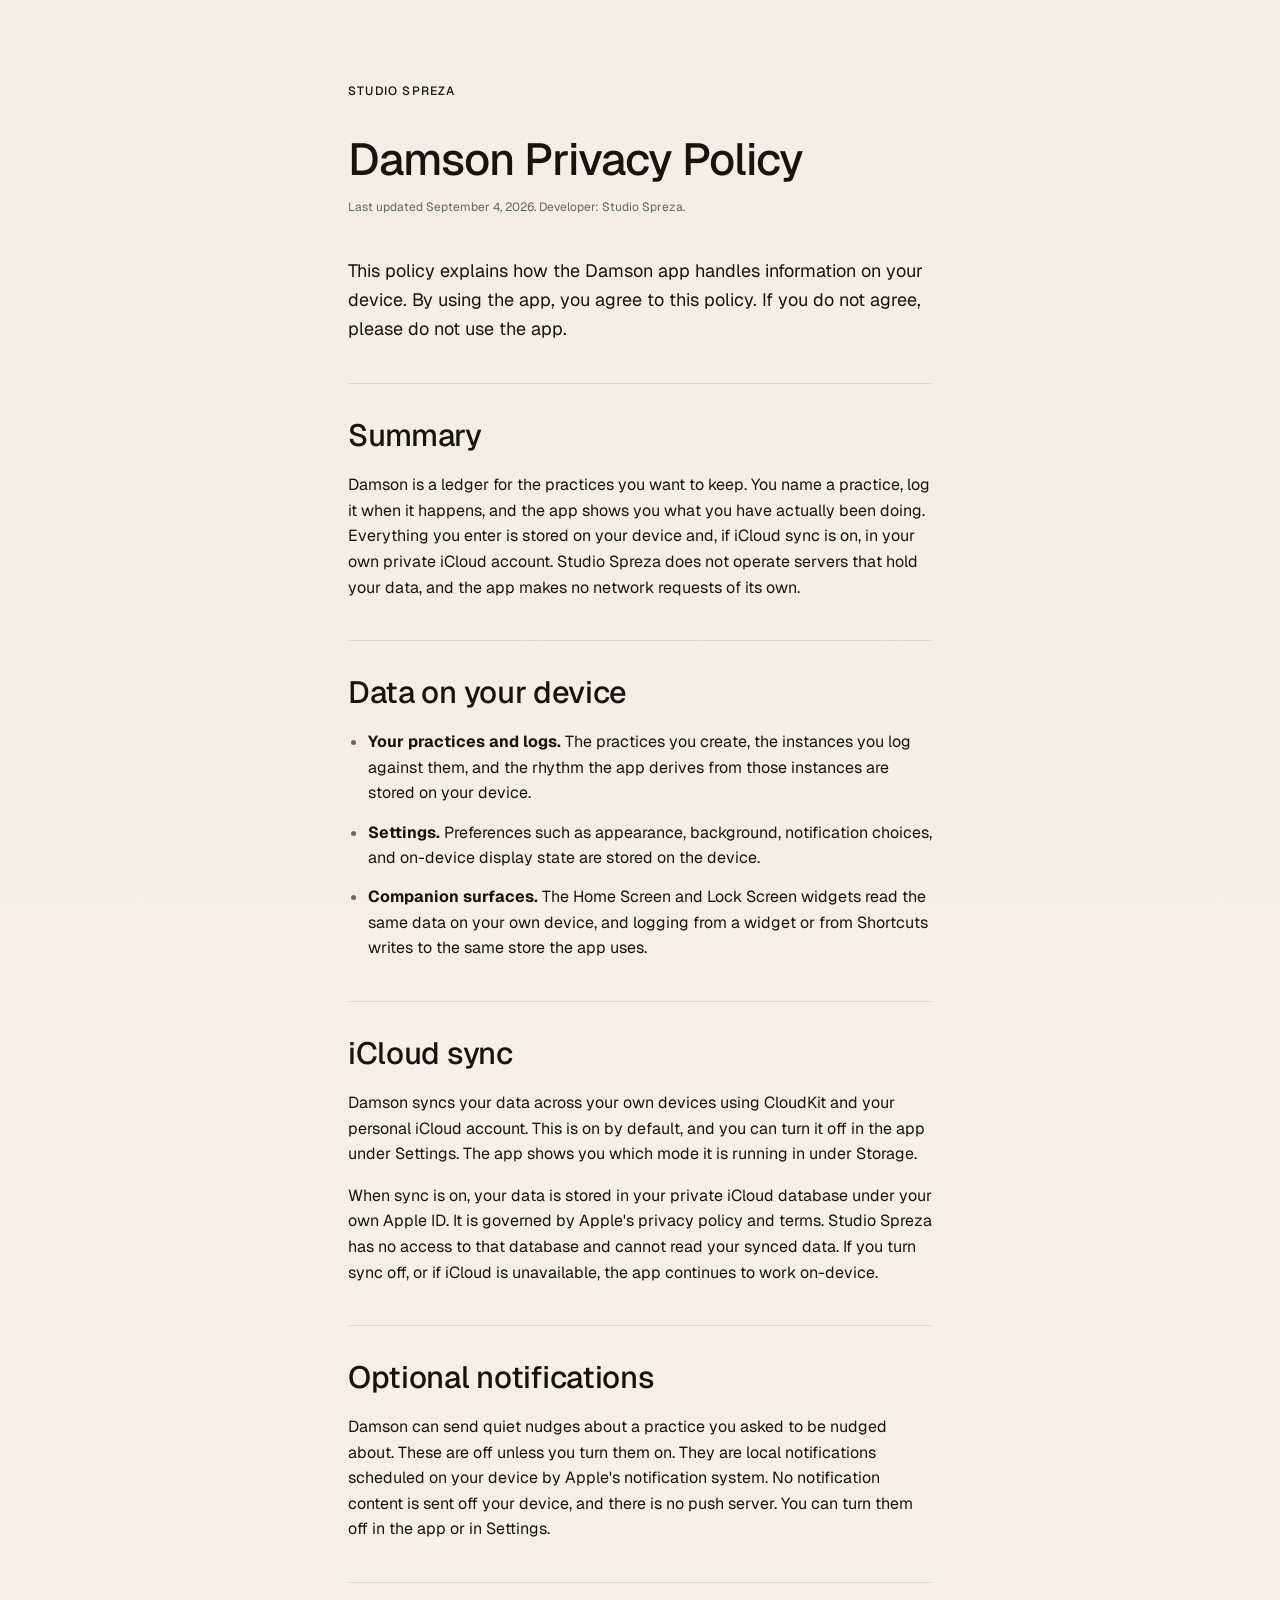
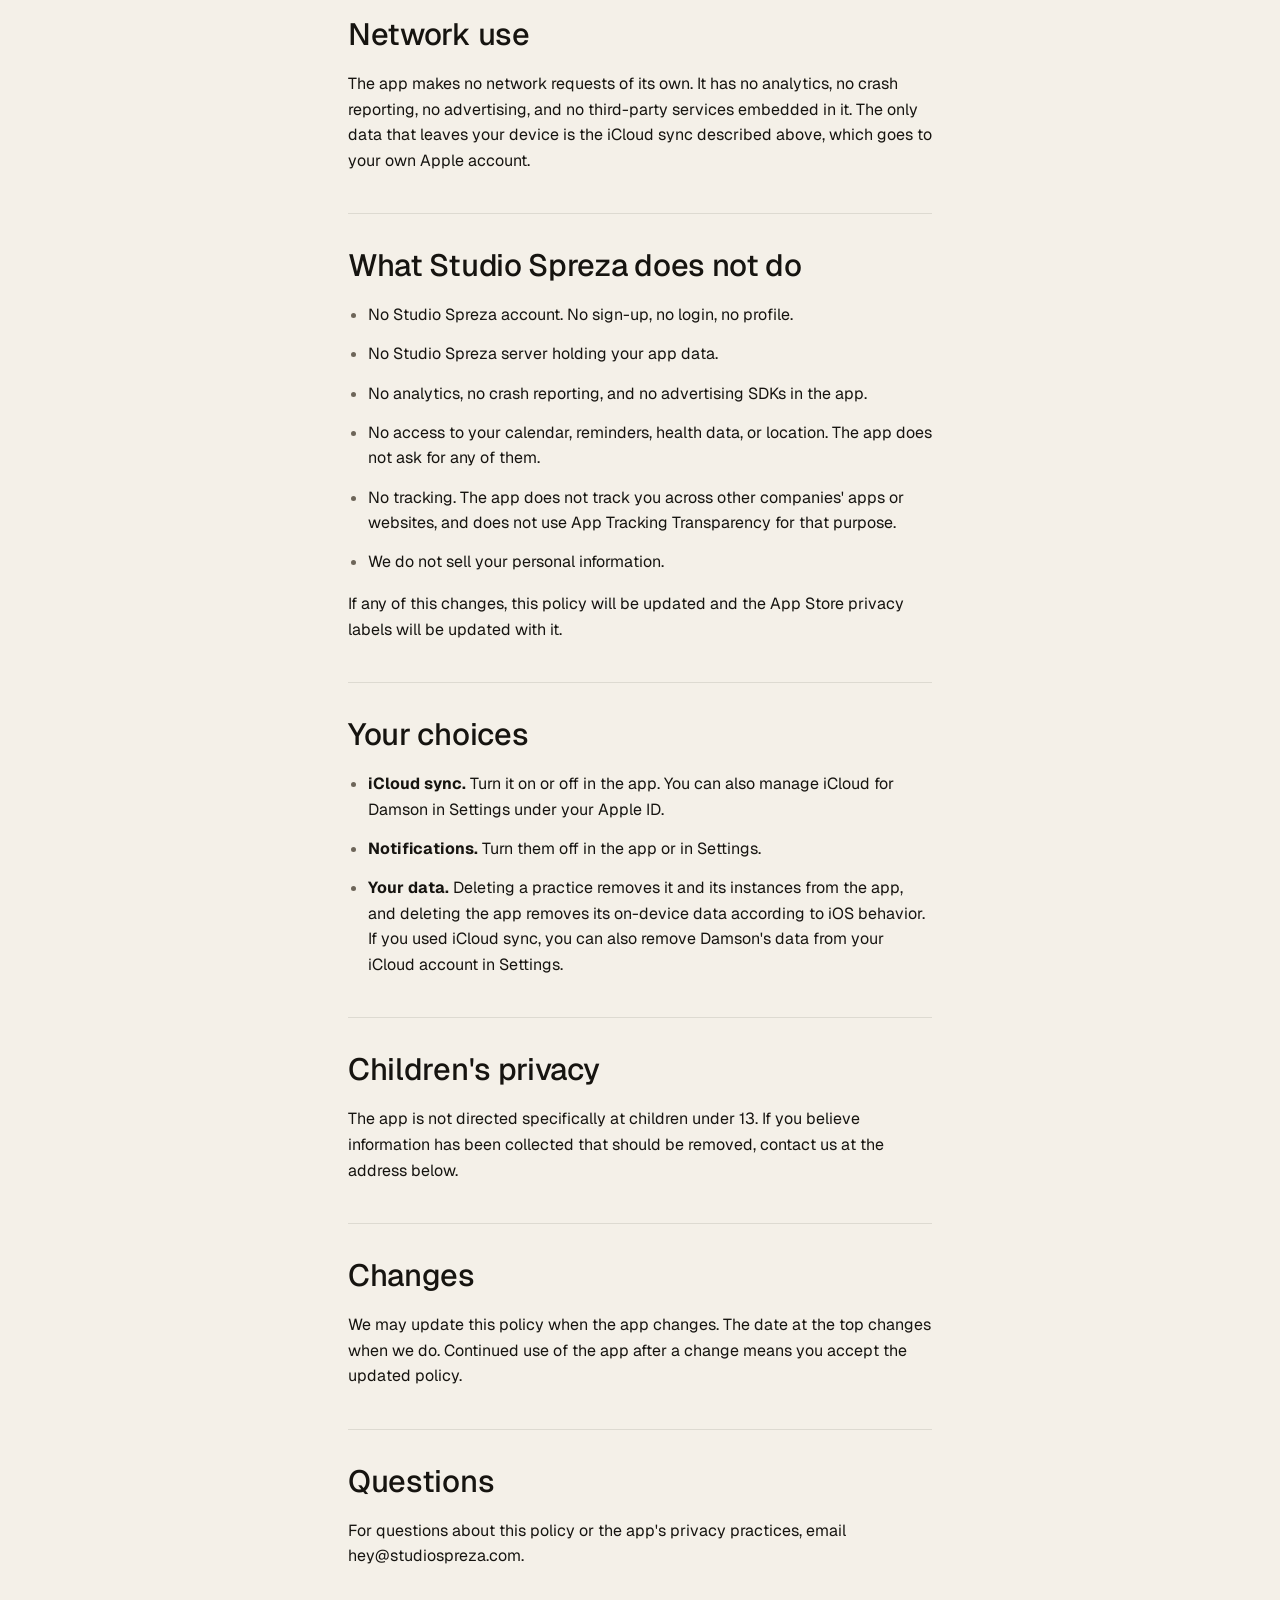
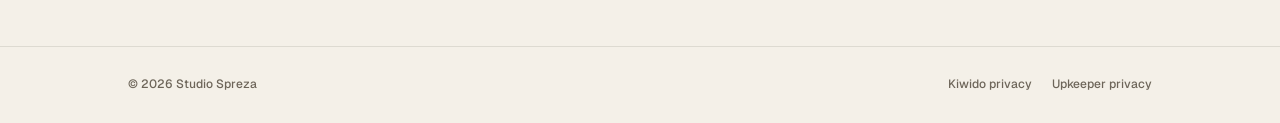
<file: privacy/damson/index.html>
<!DOCTYPE html>
<html lang="en">
  <head>
    <meta charset="utf-8" />
    <meta name="viewport" content="width=device-width, initial-scale=1" />
    <meta name="description" content="How the Damson app handles information on your device." />
    <meta name="theme-color" content="#f4f0e8" />
    <link rel="canonical" href="https://www.studiospreza.com/privacy/damson/" />
    <meta property="og:title" content="Damson Privacy Policy — Studio Spreza" />
    <meta property="og:description" content="How the Damson app handles information on your device." />
    <meta property="og:type" content="article" />
    <meta property="og:url" content="https://www.studiospreza.com/privacy/damson/" />
    <meta name="twitter:card" content="summary" />
    <meta name="twitter:title" content="Damson Privacy Policy — Studio Spreza" />
    <meta name="twitter:description" content="How the Damson app handles information on your device." />
    <title>Damson Privacy Policy — Studio Spreza</title>
    <link rel="icon" href="/favicon.png" type="image/png" />
    <link rel="preconnect" href="https://fonts.googleapis.com" />
    <link rel="preconnect" href="https://fonts.gstatic.com" crossorigin />
    <link
      href="https://fonts.googleapis.com/css2?family=Geist:ital,wght@0,300..700;1,300..700&display=swap"
      rel="stylesheet"
    />
    <link rel="stylesheet" href="/styles.css" />
  </head>
  <body>
    <div class="grain" aria-hidden="true"></div>

    <main id="main">
      <article class="wrap legal">
        <a class="legal-back" href="/">Studio Spreza</a>

        <h1 class="legal-title">Damson Privacy Policy</h1>
        <p class="legal-meta">Last updated September 4, 2026. Developer: Studio Spreza.</p>

        <p class="legal-lede">
          This policy explains how the Damson app handles information on your device. By using the
          app, you agree to this policy. If you do not agree, please do not use the app.
        </p>

        <h2>Summary</h2>
        <p>
          Damson is a ledger for the practices you want to keep. You name a practice, log it when it
          happens, and the app shows you what you have actually been doing. Everything you enter is
          stored on your device and, if iCloud sync is on, in your own private iCloud account.
          Studio Spreza does not operate servers that hold your data, and the app makes no network
          requests of its own.
        </p>

        <h2>Data on your device</h2>
        <ul>
          <li>
            <strong>Your practices and logs.</strong> The practices you create, the instances you
            log against them, and the rhythm the app derives from those instances are stored on your
            device.
          </li>
          <li>
            <strong>Settings.</strong> Preferences such as appearance, background, notification
            choices, and on-device display state are stored on the device.
          </li>
          <li>
            <strong>Companion surfaces.</strong> The Home Screen and Lock Screen widgets read the
            same data on your own device, and logging from a widget or from Shortcuts writes to the
            same store the app uses.
          </li>
        </ul>

        <h2>iCloud sync</h2>
        <p>
          Damson syncs your data across your own devices using CloudKit and your personal iCloud
          account. This is on by default, and you can turn it off in the app under Settings. The
          app shows you which mode it is running in under Storage.
        </p>
        <p>
          When sync is on, your data is stored in your private iCloud database under your own Apple
          ID. It is governed by Apple's privacy policy and terms. Studio Spreza has no access to
          that database and cannot read your synced data. If you turn sync off, or if iCloud is
          unavailable, the app continues to work on-device.
        </p>

        <h2>Optional notifications</h2>
        <p>
          Damson can send quiet nudges about a practice you asked to be nudged about. These are off
          unless you turn them on. They are local notifications scheduled on your device by Apple's
          notification system. No notification content is sent off your device, and there is no push
          server. You can turn them off in the app or in Settings.
        </p>

        <h2>Network use</h2>
        <p>
          The app makes no network requests of its own. It has no analytics, no crash reporting, no
          advertising, and no third-party services embedded in it. The only data that leaves your
          device is the iCloud sync described above, which goes to your own Apple account.
        </p>

        <h2>What Studio Spreza does not do</h2>
        <ul>
          <li>No Studio Spreza account. No sign-up, no login, no profile.</li>
          <li>No Studio Spreza server holding your app data.</li>
          <li>No analytics, no crash reporting, and no advertising SDKs in the app.</li>
          <li>
            No access to your calendar, reminders, health data, or location. The app does not ask
            for any of them.
          </li>
          <li>
            No tracking. The app does not track you across other companies' apps or websites, and
            does not use App Tracking Transparency for that purpose.
          </li>
          <li>We do not sell your personal information.</li>
        </ul>
        <p>
          If any of this changes, this policy will be updated and the App Store privacy labels will
          be updated with it.
        </p>

        <h2>Your choices</h2>
        <ul>
          <li>
            <strong>iCloud sync.</strong> Turn it on or off in the app. You can also manage iCloud
            for Damson in Settings under your Apple ID.
          </li>
          <li><strong>Notifications.</strong> Turn them off in the app or in Settings.</li>
          <li>
            <strong>Your data.</strong> Deleting a practice removes it and its instances from the
            app, and deleting the app removes its on-device data according to iOS behavior. If you
            used iCloud sync, you can also remove Damson's data from your iCloud account in
            Settings.
          </li>
        </ul>

        <h2>Children's privacy</h2>
        <p>
          The app is not directed specifically at children under 13. If you believe information has
          been collected that should be removed, contact us at the address below.
        </p>

        <h2>Changes</h2>
        <p>
          We may update this policy when the app changes. The date at the top changes when we do.
          Continued use of the app after a change means you accept the updated policy.
        </p>

        <h2>Questions</h2>
        <p>
          For questions about this policy or the app's privacy practices, email
          <a href="mailto:hey@studiospreza.com">hey@studiospreza.com</a>.
        </p>
      </article>
    </main>

    <footer class="site-footer">
      <div class="wrap footer-inner">
        <span class="footer-brand">© 2026 Studio Spreza</span>
        <nav class="footer-links" aria-label="Legal">
          <a href="/privacy/kiwido/">Kiwido privacy</a>
          <a href="/privacy/upkeeper/">Upkeeper privacy</a>
        </nav>
      </div>
    </footer>
  </body>
</html>
</file>
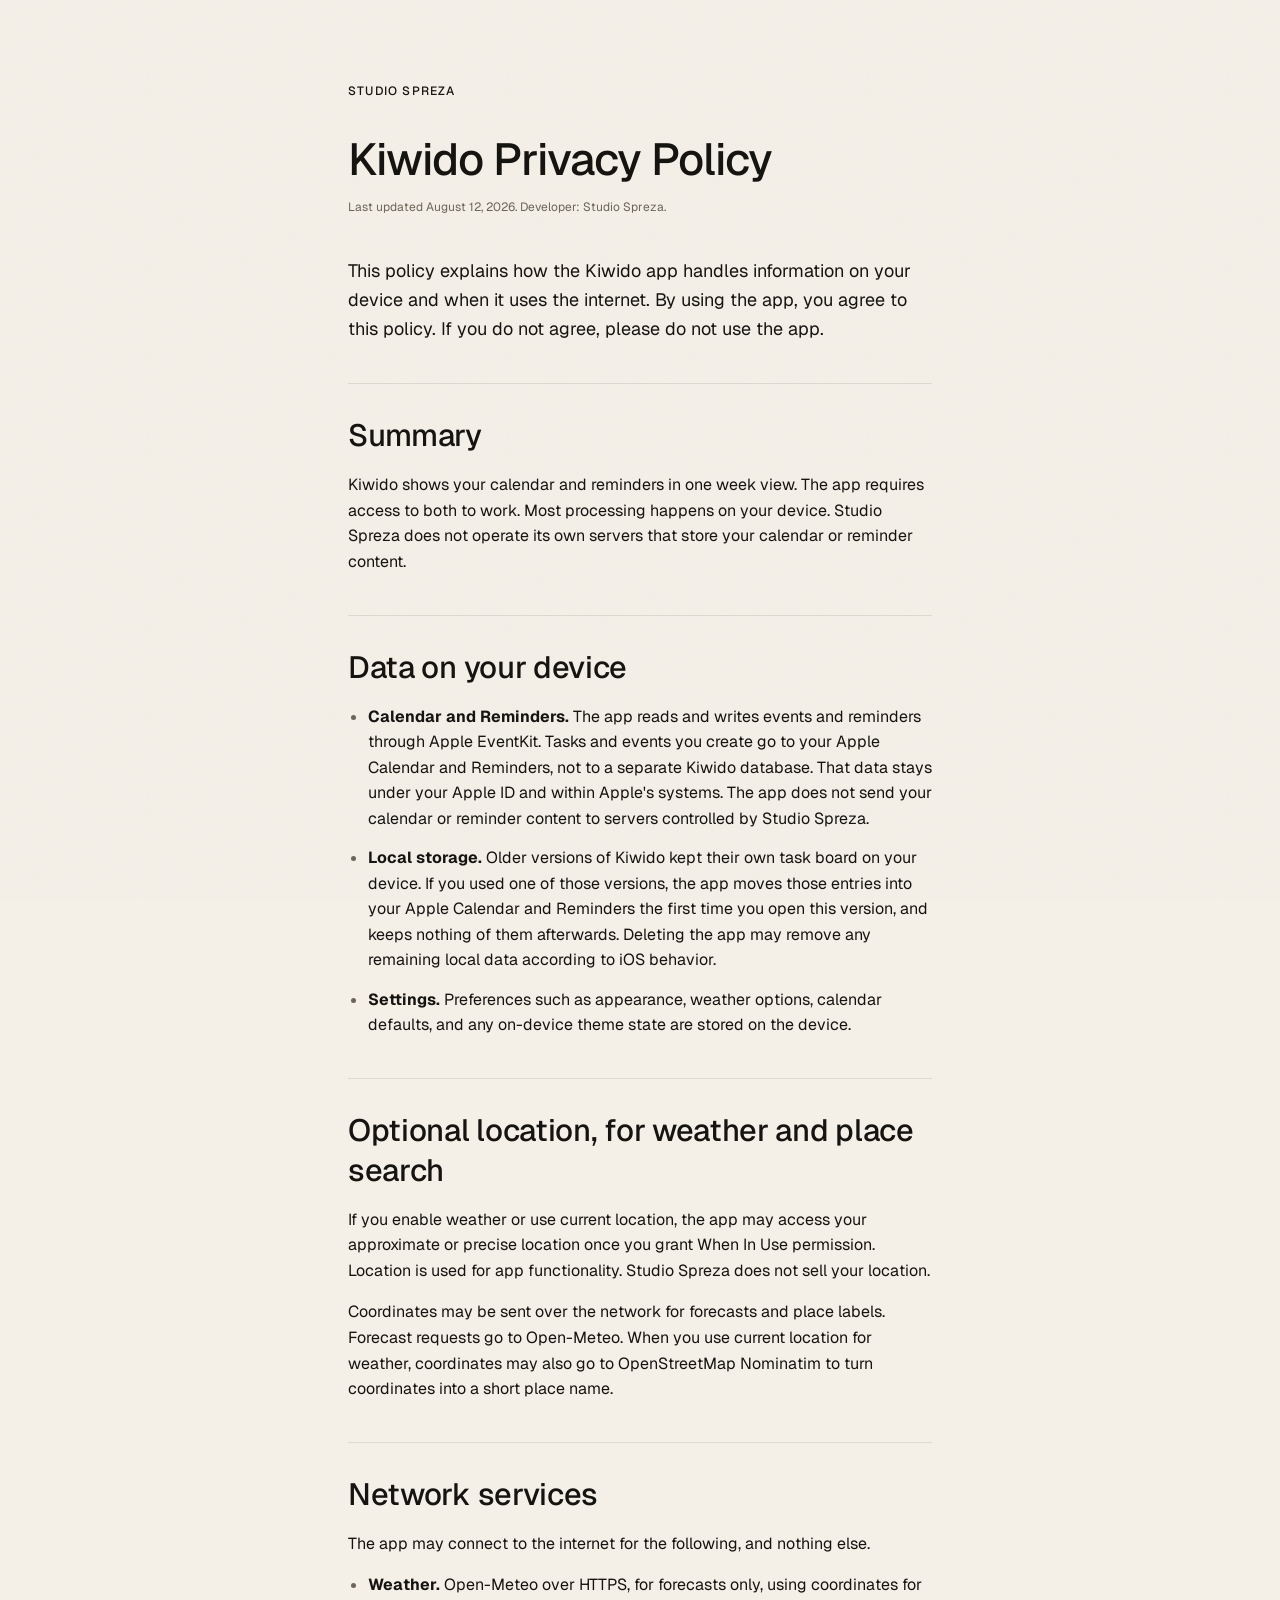
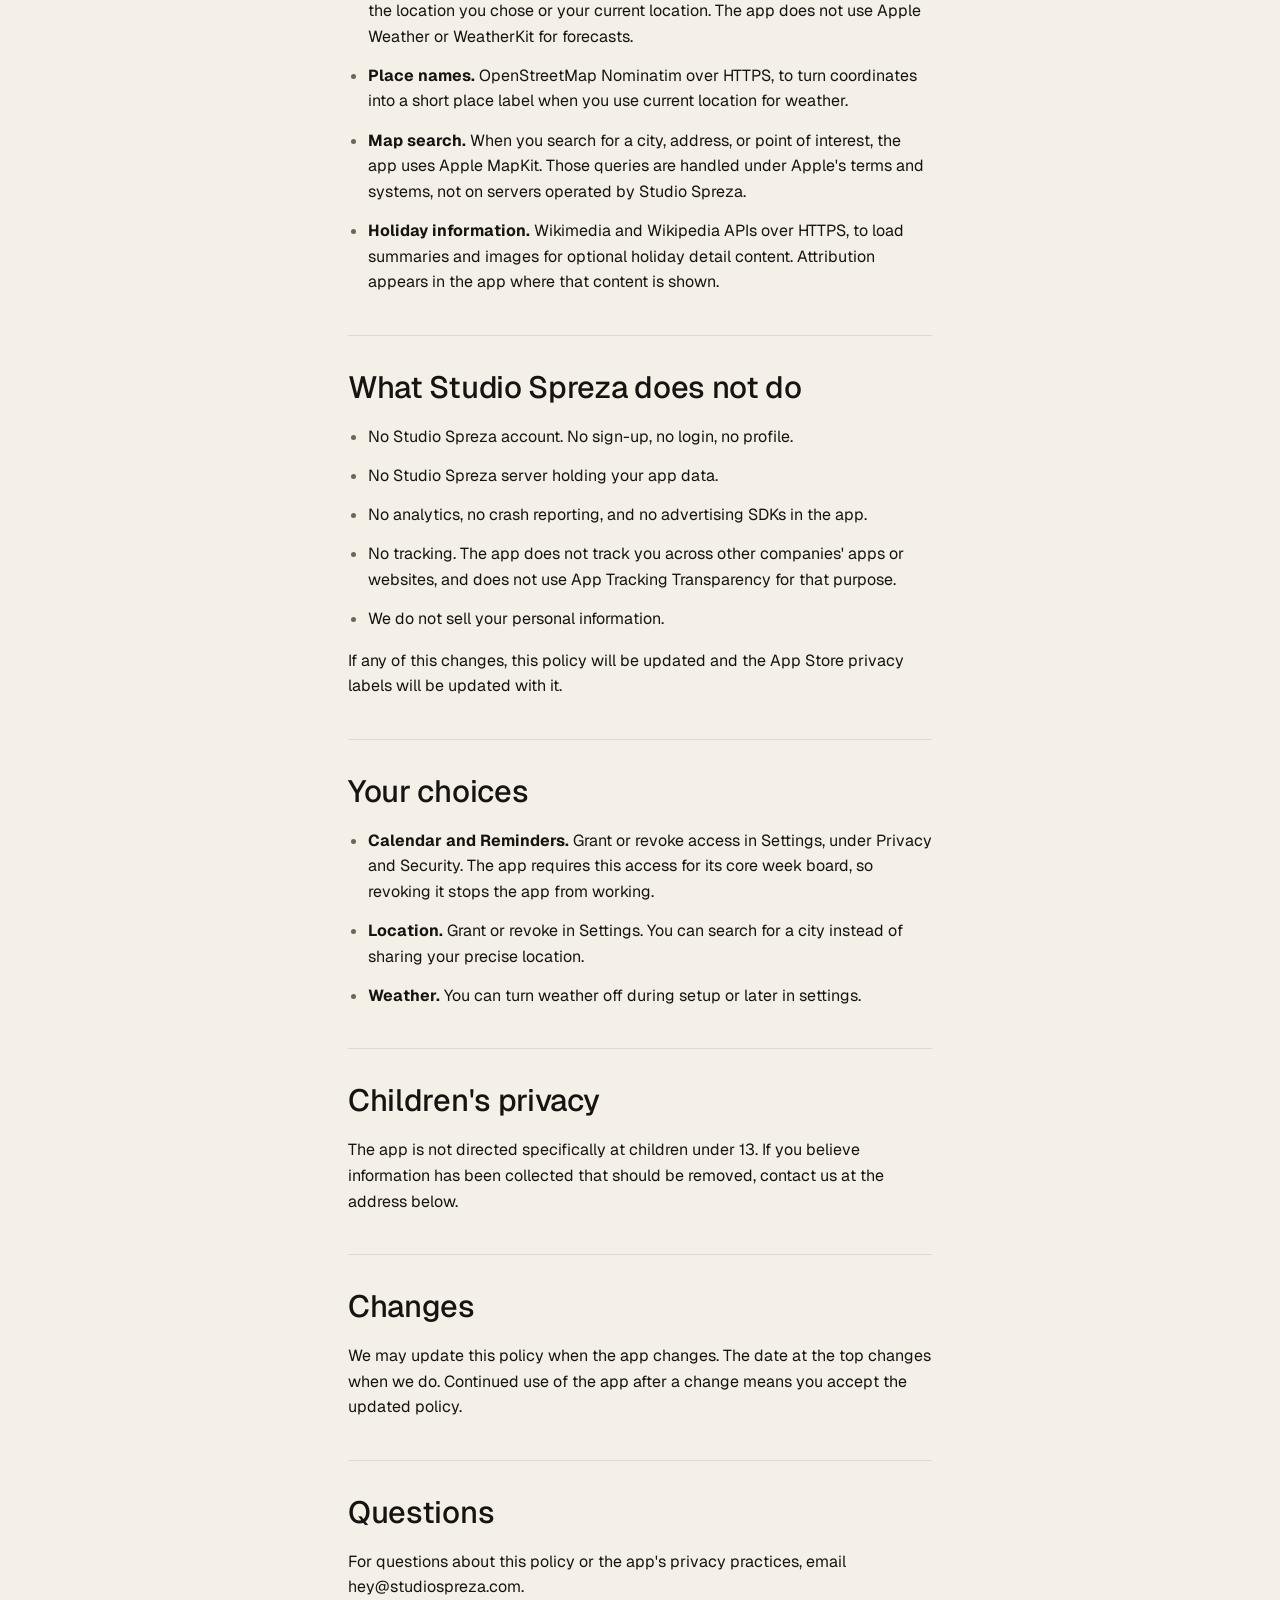
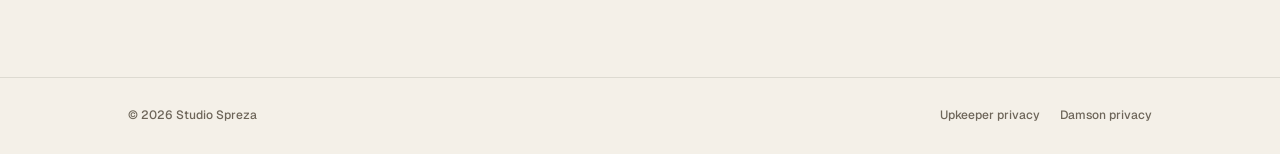
<file: privacy/kiwido/index.html>
<!DOCTYPE html>
<html lang="en">
  <head>
    <meta charset="utf-8" />
    <meta name="viewport" content="width=device-width, initial-scale=1" />
    <meta name="description" content="How the Kiwido app handles information on your device." />
    <meta name="theme-color" content="#f4f0e8" />
    <link rel="canonical" href="https://www.studiospreza.com/privacy/kiwido/" />
    <meta property="og:title" content="Kiwido Privacy Policy — Studio Spreza" />
    <meta property="og:description" content="How the Kiwido app handles information on your device." />
    <meta property="og:type" content="article" />
    <meta property="og:url" content="https://www.studiospreza.com/privacy/kiwido/" />
    <meta name="twitter:card" content="summary" />
    <meta name="twitter:title" content="Kiwido Privacy Policy — Studio Spreza" />
    <meta name="twitter:description" content="How the Kiwido app handles information on your device." />
    <title>Kiwido Privacy Policy — Studio Spreza</title>
    <link rel="icon" href="/favicon.png" type="image/png" />
    <link rel="preconnect" href="https://fonts.googleapis.com" />
    <link rel="preconnect" href="https://fonts.gstatic.com" crossorigin />
    <link
      href="https://fonts.googleapis.com/css2?family=Geist:ital,wght@0,300..700;1,300..700&display=swap"
      rel="stylesheet"
    />
    <link rel="stylesheet" href="/styles.css" />
  </head>
  <body>
    <div class="grain" aria-hidden="true"></div>

    <main id="main">
      <article class="wrap legal">
        <a class="legal-back" href="/">Studio Spreza</a>

        <h1 class="legal-title">Kiwido Privacy Policy</h1>
        <p class="legal-meta">Last updated August 12, 2026. Developer: Studio Spreza.</p>

        <p class="legal-lede">
          This policy explains how the Kiwido app handles information on your device and when it
          uses the internet. By using the app, you agree to this policy. If you do not agree, please
          do not use the app.
        </p>

        <h2>Summary</h2>
        <p>
          Kiwido shows your calendar and reminders in one week view. The app requires access to both
          to work. Most processing happens on your device. Studio Spreza does not operate its own
          servers that store your calendar or reminder content.
        </p>

        <h2>Data on your device</h2>
        <ul>
          <li>
            <strong>Calendar and Reminders.</strong> The app reads and writes events and reminders
            through Apple EventKit. Tasks and events you create go to your Apple Calendar and
            Reminders, not to a separate Kiwido database. That data stays under your Apple ID and
            within Apple's systems. The app does not send your calendar or reminder content to
            servers controlled by Studio Spreza.
          </li>
          <li>
            <strong>Local storage.</strong> Older versions of Kiwido kept their own task board on
            your device. If you used one of those versions, the app moves those entries into your
            Apple Calendar and Reminders the first time you open this version, and keeps nothing of
            them afterwards. Deleting the app may remove any remaining local data according to iOS
            behavior.
          </li>
          <li>
            <strong>Settings.</strong> Preferences such as appearance, weather options, calendar
            defaults, and any on-device theme state are stored on the device.
          </li>
        </ul>

        <h2>Optional location, for weather and place search</h2>
        <p>
          If you enable weather or use current location, the app may access your approximate or
          precise location once you grant When In Use permission. Location is used for app
          functionality. Studio Spreza does not sell your location.
        </p>
        <p>
          Coordinates may be sent over the network for forecasts and place labels. Forecast requests
          go to Open-Meteo. When you use current location for weather, coordinates may also go to
          OpenStreetMap Nominatim to turn coordinates into a short place name.
        </p>

        <h2>Network services</h2>
        <p>The app may connect to the internet for the following, and nothing else.</p>
        <ul>
          <li>
            <strong>Weather.</strong>
            <a href="https://open-meteo.com/en/terms" rel="noopener noreferrer">Open-Meteo</a> over
            HTTPS, for forecasts only, using coordinates for the location you chose or your current
            location. The app does not use Apple Weather or WeatherKit for forecasts.
          </li>
          <li>
            <strong>Place names.</strong> OpenStreetMap Nominatim over HTTPS, to turn coordinates
            into a short place label when you use current location for weather.
          </li>
          <li>
            <strong>Map search.</strong> When you search for a city, address, or point of interest,
            the app uses Apple MapKit. Those queries are handled under Apple's terms and systems,
            not on servers operated by Studio Spreza.
          </li>
          <li>
            <strong>Holiday information.</strong> Wikimedia and Wikipedia APIs over HTTPS, to load
            summaries and images for optional holiday detail content. Attribution appears in the app
            where that content is shown.
          </li>
        </ul>

        <h2>What Studio Spreza does not do</h2>
        <ul>
          <li>No Studio Spreza account. No sign-up, no login, no profile.</li>
          <li>No Studio Spreza server holding your app data.</li>
          <li>No analytics, no crash reporting, and no advertising SDKs in the app.</li>
          <li>
            No tracking. The app does not track you across other companies' apps or websites, and
            does not use App Tracking Transparency for that purpose.
          </li>
          <li>We do not sell your personal information.</li>
        </ul>
        <p>
          If any of this changes, this policy will be updated and the App Store privacy labels will
          be updated with it.
        </p>

        <h2>Your choices</h2>
        <ul>
          <li>
            <strong>Calendar and Reminders.</strong> Grant or revoke access in Settings, under
            Privacy and Security. The app requires this access for its core week board, so revoking
            it stops the app from working.
          </li>
          <li>
            <strong>Location.</strong> Grant or revoke in Settings. You can search for a city
            instead of sharing your precise location.
          </li>
          <li><strong>Weather.</strong> You can turn weather off during setup or later in settings.</li>
        </ul>

        <h2>Children's privacy</h2>
        <p>
          The app is not directed specifically at children under 13. If you believe information has
          been collected that should be removed, contact us at the address below.
        </p>

        <h2>Changes</h2>
        <p>
          We may update this policy when the app changes. The date at the top changes when we do.
          Continued use of the app after a change means you accept the updated policy.
        </p>

        <h2>Questions</h2>
        <p>
          For questions about this policy or the app's privacy practices, email
          <a href="mailto:hey@studiospreza.com">hey@studiospreza.com</a>.
        </p>
      </article>
    </main>

    <footer class="site-footer">
      <div class="wrap footer-inner">
        <span class="footer-brand">© 2026 Studio Spreza</span>
        <nav class="footer-links" aria-label="Legal">
          <a href="/privacy/upkeeper/">Upkeeper privacy</a>
          <a href="/privacy/damson/">Damson privacy</a>
        </nav>
      </div>
    </footer>
  </body>
</html>
</file>
<file: styles.css>
@layer tokens, base, layout, components;

/* ═══════════════════════════════════════════════════════════════════════════
   DESIGN SYSTEM — shared with pf-portfolio

   This token vocabulary (color, type, space, motion) mirrors the canonical
   Studio Spreza family system defined in pf-portfolio/style.css. Studio Spreza
   and Peter Franko's site share one design language; only content differs.
   If a token name changes here, mirror it in pf-portfolio/style.css.

   Deliberate divergence (2026-08-11): the type system is now single-family
   Geist, driven by weight, size and case. pf-portfolio still runs Cormorant
   Garamond + JetBrains Mono. These token names no longer exist there:
     --font-serif, --font-mono            -> --font-sans
     --font-weight-light/regular/medium   -> --font-weight-regular/medium/semibold
     --text-sm                            -> --text-label
     --tracking-label/eyebrow/wide/caps   -> --tracking-caps, --tracking-caps-wide
     --tracking-lede                      -> --tracking-snug
   Do not "resync" by copying either direction. The two sites now share colour,
   space and motion but not type; porting Geist across is its own decision and
   its own pass, and the size steps below are tuned to Geist's x-height, so
   they would be wrong under a serif.

   Deliberate divergence (2026-08-10): --color-text-muted was retuned for
   contrast (3.2:1 -> 5.0:1 light, 3.4:1 -> 5.0:1 dark) so 11px mono labels
   clear WCAG AA. pf-portfolio still carries the old failing values. Do not
   "resync" by reverting these. Porting the fix there needs its own pass:
   that file also feeds --color-text-muted into color-mix() gradients, so a
   straight value swap would shift more than label colour.

   Layers: tokens → base → layout → components (override order).
   Reveal hook: [data-reveal] → .is-visible (set by main.js).
   ═══════════════════════════════════════════════════════════════════════════ */

/* ═══════════════════════════════════════════════════════════════════════════
   METRIC-MATCHED FALLBACK  (2026-08-11)

   Geist arrives from Google Fonts with display=swap, so every first visit
   paints in a system sans and then swaps. These faces reshape local Arial to
   occupy Geist's exact box — same line box, same advance widths — so the swap
   changes glyphs and nothing else. Nothing is downloaded; local() only ever
   matches an already-installed font.

   What this actually buys, measured rather than assumed. Sweeping every body
   paragraph across viewport widths 320-760px (315 combinations), the number
   that wrap to a different line count than Geist:

     unmatched system stack / plain Arial ....  25  (7.9%)
     metric-matched fallback ................    3  (1.0%)

   Every one of those rewraps is a whole line of shift that cascades down the
   page, and they cluster at 320-360px: phone widths, where the measure is
   narrowest and paragraphs sit closest to a wrap boundary. This is a mobile
   fix far more than a desktop one.

   The vertical half of the override earns nothing on this site today, because
   every text rule sets an explicit unitless line-height, so the line box comes
   from font-size x ratio and never from the font's own ascent and descent. It
   is still correct to declare: it costs nothing and it covers any element that
   later inherits a normal line-height.

   Deliberately one face per weight. size-adjust runs 102.81% at 400 to
   107.63% at 600 (a 4.82pt spread), because Geist gets wider as it gets
   heavier while the Arial standing in for it does not. A single shared
   fallback would leave headings measurably wrong.

   size-adjust is measured in the browser against this site's own copy, not
   derived from OS/2 tables. The offline frequency-weighted estimate came out
   ~3% wide on every face: it averages lowercase only, and the real mix of
   capitals, digits and punctuation moves the ratio. Vertical overrides do
   come from the font tables (Geist sets USE_TYPO_METRICS, so its OS/2 typo
   ascent 1.005 / descent 0.295 / lineGap 0 are what browsers read) divided
   by the measured size-adjust.

   src stays Arial Regular on every face on purpose. The font-weight
   descriptor tells the browser this face *is* that weight, so it will not
   synthesise bold, and each size-adjust above was measured against Arial
   Regular's advance widths. Fallback text looks slightly light for the swap
   interval and occupies the right box, which is the trade we want.

   REGENERATE after any change to the family, the weights used, or the
   fallback stack — the numbers are specific to Geist v5 vs Arial:
     .font-lab/metrics.py  (needs fonttools + brotli)
   ═══════════════════════════════════════════════════════════════════════════ */

@font-face {
  font-family: 'Geist Fallback';
  font-style: normal;
  font-weight: 400;
  src: local('Arial'), local('Helvetica Neue'), local('Liberation Sans');
  ascent-override: 97.76%;
  descent-override: 28.69%;
  line-gap-override: 0%;
  size-adjust: 102.81%;
}

@font-face {
  font-family: 'Geist Fallback';
  font-style: normal;
  font-weight: 500;
  src: local('Arial'), local('Helvetica Neue'), local('Liberation Sans');
  ascent-override: 95.51%;
  descent-override: 28.04%;
  line-gap-override: 0%;
  size-adjust: 105.22%;
}

@font-face {
  font-family: 'Geist Fallback';
  font-style: normal;
  font-weight: 600;
  src: local('Arial'), local('Helvetica Neue'), local('Liberation Sans');
  ascent-override: 93.37%;
  descent-override: 27.41%;
  line-gap-override: 0%;
  size-adjust: 107.63%;
}

@font-face {
  font-family: 'Geist Fallback';
  font-style: italic;
  font-weight: 400;
  src: local('Arial'), local('Helvetica Neue'), local('Liberation Sans');
  ascent-override: 99.57%;
  descent-override: 29.23%;
  line-gap-override: 0%;
  size-adjust: 100.94%;
}

@layer tokens {
  :root {
    /* ─── Color (semantic) ─── */
    --color-surface-base: #f4f0e8;
    --color-surface-elevated: #faf8f3;
    --color-text-primary: #161410;
    --color-text-secondary: #454038;
    /* Tertiary step: holds ~5:1 on the paper ground so 11px labels clear WCAG AA. */
    --color-text-muted: #6d6559;
    --color-accent: #5c5344;
    --color-border-subtle: rgba(22, 20, 16, 0.1);
    --color-border-strong: rgba(22, 20, 16, 0.18);
    /* Alpha raised from 0.45: the ring blended to ~2.05:1 on paper, under the
       3:1 WCAG 1.4.11 floor for non-text indicators. */
    --color-focus-ring: rgba(92, 83, 68, 0.8);

    /* ─── Typography ───────────────────────────────────────────────────────
       One family, Geist, doing every job. The old system leaned on family
       contrast: Cormorant Garamond for headings, JetBrains Mono for labels.
       Both are gone. Hierarchy is now built from three levers only, so if a
       distinction cannot be made with weight, size, or case, it does not
       belong in the system.

         WEIGHT  400 body · 500 headings and labels · 600 wordmark and <strong>
         SIZE    one label step, two body steps, three heading steps
         CASE    uppercase + positive tracking is the label voice; it does
                 the job the monospace used to do

       Headings sit at 500, not 600. At 600 the display line reads as a
       product landing page; the guardrail here is calm surfaces and useful
       restraint, and at 70px the size already establishes the hierarchy
       without the extra weight. Weight is the smallest of the three levers
       on purpose.

       Sizes came down roughly 12–15% from the Cormorant values across the
       heading steps. Geist has a much larger x-height, so it renders visibly
       bigger and heavier at an identical font-size; keeping the old numbers
       made every headline shout. */
    /* 'Geist Fallback' must sit directly behind Geist: it is the metric-matched
       stand-in declared above, and everything after it is an unmatched last
       resort for platforms with no Arial-compatible face installed. */
    --font-sans: 'Geist', 'Geist Fallback', -apple-system, BlinkMacSystemFont, 'Segoe UI', Roboto, sans-serif;

    /* Renamed from --font-weight-light/regular/medium, which mapped to
       400/500/600 and so described every weight one step lighter than it was.
       pf-portfolio still carries the old names; see the divergence note above. */
    --font-weight-regular: 400;
    --font-weight-medium: 500;
    --font-weight-semibold: 600;

    /* Six steps. --text-sm became --text-label: the step exists only for
       uppercase labels, and naming it by size invited it into body contexts
       where 12px is too small to read. */
    --text-label: 0.75rem;
    --text-body: clamp(1rem, 1.02vw, 1.0625rem);
    --text-body-lg: clamp(1.125rem, 1.25vw, 1.3rem);
    --text-work-title: clamp(1.4rem, 2.4vw, 1.95rem);
    --text-chapter: clamp(1.75rem, 3.9vw, 2.8rem);
    --text-display: clamp(2.15rem, 6vw, 4.4rem);

    /* Loosened a little at the top. Cormorant's small x-height let display
       lines sit at 1.02 without touching; Geist's ascenders and descenders
       collide there, and the hero stacks three lines. */
    --leading-none: 1.05;
    --leading-tight: 1.12;
    --leading-snug: 1.3;
    --leading-body: 1.55;
    --leading-relaxed: 1.6;

    /* Two uppercase steps, not four. --tracking-label/eyebrow/wide/caps sat at
       0.12/0.18/0.15/0.08em doing one job between them. Values also came down:
       those numbers were tuned for a monospace, whose uniform advance widths
       need extra tracking to look airy. Geist is proportional and does not. */
    --tracking-caps: 0.1em;
    --tracking-caps-wide: 0.15em;

    /* Three negative steps, biggest type tightest. */
    --tracking-display: -0.034em;
    --tracking-tight: -0.022em;
    --tracking-snug: -0.01em;

    /* ─── Space scale ─── */
    --space-1: 0.2rem;
    --space-2: 0.35rem;
    --space-3: 0.5rem;
    --space-4: 0.85rem;
    --space-5: 1rem;
    --space-6: 1.25rem;
    --space-7: 1.35rem;
    --space-8: 1.5rem;
    --space-9: 1.75rem;
    --space-10: 2rem;
    --space-11: 2.25rem;
    --space-12: 2.5rem;
    --space-gutter-x: clamp(1.25rem, 5vw, 2.75rem);
    --space-gutter-y: clamp(1.75rem, 4vw, 2.75rem);
    /* --xl is the emphasis step. It stays close to --lg on purpose: the
       emphasised sections carry the least content, so a large gap between the
       two reads as emptiness rather than weight. */
    --space-section-lg: clamp(3.25rem, 6vw, 5.25rem);
    --space-section-xl: clamp(4rem, 7vw, 6.25rem);

    /* ─── Layout ─── */
    --layout-measure: 42rem;
    --layout-measure-wide: 64rem;
    --layout-measure-narrow: 36rem;

    /* One page grid, shared by every wide section. Secondary content always
       lands in track 3, so the right column starts on the same line down the
       whole page instead of drifting a few px per section. */
    --grid-columns: 9rem minmax(0, 1.05fr) minmax(0, 1fr);
    --grid-gap: clamp(1.5rem, 3vw, 2.5rem);

    /* ─── Radius ─── */
    --radius-xs: 2px;
    --radius-pill: 999px;

    /* ─── Motion ─── */
    --ease-default: cubic-bezier(0.16, 1, 0.3, 1);
    --ease-out: cubic-bezier(0.33, 1, 0.68, 1);
    --duration-fast: 0.3s;
    --duration-medium: 0.35s;
    --duration-slow: 0.45s;
    --duration-slower: 0.8s;
    --duration-reveal: 0.9s;

    /* ─── Z-index ─── */
    --z-base: 0;
    --z-raised: 1;
    --z-overlay: 2;
    --z-grain: 3;
    --z-rail: 8;
    --z-header: 10;
    --z-menu: 20;
    --z-skip: 100;

    /* App icons: 144px transparent exports from the shared appicon masters.
       Damson ships one universal mark rather than a light/dark pair: it has a
       single master, so both schemes point at the same file. */
    --app-icon-kiwido: url('assets/kiwido-icon-light.png');
    --app-icon-upkeeper: url('assets/upkeeper-icon-light.png');
    --app-icon-damson: url('assets/damson-icon.png');

    color-scheme: light;
  }

  html[data-theme='dark'] {
    --color-surface-base: #141210;
    --color-surface-elevated: #1a1814;
    --color-text-primary: #f2ebe0;
    --color-text-secondary: #b8b0a3;
    --color-text-muted: #8a8478;
    --color-accent: #c9bca8;
    --color-border-subtle: rgba(242, 235, 224, 0.09);
    --color-border-strong: rgba(242, 235, 224, 0.16);
    --color-focus-ring: rgba(201, 188, 168, 0.7);
    --app-icon-kiwido: url('assets/kiwido-icon-dark.png');
    --app-icon-upkeeper: url('assets/upkeeper-icon-dark.png');
    --app-icon-damson: url('assets/damson-icon.png');
    color-scheme: dark;
  }

  @media (prefers-color-scheme: dark) {
    :root:not([data-theme]) {
      --color-surface-base: #141210;
      --color-surface-elevated: #1a1814;
      --color-text-primary: #f2ebe0;
      --color-text-secondary: #b8b0a3;
      --color-text-muted: #8a8478;
      --color-accent: #c9bca8;
      --color-border-subtle: rgba(242, 235, 224, 0.09);
      --color-border-strong: rgba(242, 235, 224, 0.16);
      --color-focus-ring: rgba(201, 188, 168, 0.7);
      --app-icon-kiwido: url('assets/kiwido-icon-dark.png');
      --app-icon-upkeeper: url('assets/upkeeper-icon-dark.png');
      --app-icon-damson: url('assets/damson-icon.png');
      color-scheme: dark;
    }
  }
}

@layer base {
  *,
  *::before,
  *::after {
    box-sizing: border-box;
    margin: 0;
    padding: 0;
  }

  html {
    scroll-behavior: smooth;
  }

  body {
    position: relative;
    background: var(--color-surface-base);
    color: var(--color-text-primary);
    font-family: var(--font-sans);
    font-weight: var(--font-weight-regular);
    font-size: var(--text-body);
    line-height: var(--leading-relaxed);
    /* 'onum' dropped with Cormorant. Geist is a grotesque with lining figures;
       oldstyle numerals were a serif-era setting and have nothing to select. */
    font-feature-settings: 'kern' 1, 'liga' 1;
    -webkit-font-smoothing: antialiased;
    -moz-osx-font-smoothing: grayscale;
    text-rendering: optimizeLegibility;
    overflow-x: hidden;
  }

  ::selection {
    background: color-mix(in oklab, var(--color-accent) 24%, var(--color-surface-base));
    color: var(--color-text-primary);
  }

  a {
    color: inherit;
    text-decoration: none;
  }

  ol,
  ul {
    list-style: none;
  }

  :focus {
    outline: none;
  }

  :focus-visible {
    outline: 2px solid var(--color-focus-ring);
    outline-offset: 3px;
    border-radius: var(--radius-xs);
  }

  button {
    font: inherit;
    background: none;
    border: none;
    color: inherit;
    cursor: pointer;
  }

  .grain {
    position: fixed;
    inset: 0;
    pointer-events: none;
    z-index: var(--z-grain);
    opacity: 0.04;
    mix-blend-mode: multiply;
    background-image: url("data:image/svg+xml,%3Csvg viewBox='0 0 512 512' xmlns='http://www.w3.org/2000/svg'%3E%3Cfilter id='n'%3E%3CfeTurbulence type='fractalNoise' baseFrequency='0.65' numOctaves='4' stitchTiles='stitch'/%3E%3C/filter%3E%3Crect width='100%25' height='100%25' filter='url(%23n)'/%3E%3C/svg%3E");
    background-size: 180px 180px;
  }

  html[data-theme='dark'] .grain {
    opacity: 0.08;
    mix-blend-mode: overlay;
  }

  @media (prefers-color-scheme: dark) {
    html:not([data-theme]) .grain {
      opacity: 0.08;
      mix-blend-mode: overlay;
    }
  }

  .skip-link {
    position: absolute;
    left: -10000px;
    top: auto;
    z-index: var(--z-skip);
    width: 1px;
    height: 1px;
    overflow: hidden;
    padding: var(--space-3) var(--space-5);
    font-size: var(--text-label);
    font-weight: var(--font-weight-medium);
    letter-spacing: var(--tracking-caps);
    text-transform: uppercase;
    color: var(--color-text-primary);
    background: var(--color-surface-elevated);
    border: 1px solid var(--color-border-strong);
    border-radius: var(--radius-xs);
    white-space: nowrap;
  }

  .skip-link:focus,
  .skip-link:focus-visible {
    left: var(--space-6);
    top: var(--space-6);
    width: auto;
    height: auto;
    overflow: visible;
  }
}

@layer layout {
  .wrap {
    width: 100%;
    max-width: calc(var(--layout-measure-wide) + 2 * var(--space-gutter-x));
    margin-inline: auto;
    padding-inline: var(--space-gutter-x);
  }

  main#main {
    position: relative;
    z-index: var(--z-raised);
  }

  /* Clears the sticky header on anchor jumps. Section padding used to absorb
     the overlap by accident; it no longer has the depth to spare. */
  .section,
  main#main {
    scroll-margin-top: 5rem;
  }

  .section {
    padding-block: var(--space-section-lg);
  }

  .section--emphasis {
    padding-block: var(--space-section-xl);
  }

  .section + .section {
    border-top: 1px solid var(--color-border-subtle);
  }
}

@layer components {
  /* ─── Reveal ─── */
  [data-reveal] {
    opacity: 0;
    transform: translateY(14px);
    transition:
      opacity var(--duration-slower) ease,
      transform var(--duration-reveal) var(--ease-default);
  }

  [data-reveal].is-visible {
    opacity: 1;
    transform: none;
  }

  /* The reveal hides content until main.js marks it visible, so without
     scripting everything below the hero stays at opacity 0. Paired with a
     <noscript> block in the head for engines that do not support this query. */
  @media (scripting: none) {
    [data-reveal] {
      opacity: 1;
      transform: none;
    }
  }

  /* ─── Site header ─── */
  .site-header {
    position: fixed;
    top: 0;
    inset-inline: 0;
    z-index: var(--z-header);
    background: color-mix(
      in oklab,
      var(--color-surface-base) var(--header-surface-alpha, 0%),
      transparent
    );
    backdrop-filter: saturate(140%) blur(var(--header-blur, 0px));
    -webkit-backdrop-filter: saturate(140%) blur(var(--header-blur, 0px));
    border-bottom: 1px solid color-mix(
      in oklab,
      var(--color-border-subtle) var(--header-border-alpha, 0%),
      transparent
    );
  }

  .header-inner {
    max-width: calc(var(--layout-measure-wide) + 2 * var(--space-gutter-x));
    margin-inline: auto;
    padding: var(--space-4) var(--space-gutter-x);
    display: flex;
    align-items: center;
  }

  .logo {
    font-weight: var(--font-weight-semibold);
    font-size: var(--text-body);
    letter-spacing: var(--tracking-snug);
    color: var(--color-text-primary);
    opacity: var(--brand-progress, 0);
    filter: blur(var(--brand-inverse-blur, 10px));
    transform: translateY(var(--brand-settle-offset, 0.5rem));
    transition:
      opacity var(--duration-fast) var(--ease-out),
      filter var(--duration-fast) var(--ease-out),
      transform var(--duration-fast) var(--ease-out);
    pointer-events: none;
  }

  .has-compact-brand .logo {
    pointer-events: auto;
  }

  /* ─── Hero ─── */
  .hero {
    position: relative;
    padding-block: clamp(7.5rem, 15vw, 12rem) clamp(3rem, 7vw, 5.5rem);
    overflow: hidden;
    isolation: isolate;
  }

  .hero-atmosphere {
    position: absolute;
    inset: 0;
    z-index: -1;
    pointer-events: none;
  }

  .hero-glow {
    position: absolute;
    inset: -10% -8% auto;
    height: 70%;
    background:
      radial-gradient(
        ellipse 85% 60% at 22% 18%,
        color-mix(in oklab, var(--color-accent) 12%, transparent) 0%,
        transparent 60%
      ),
      radial-gradient(
        ellipse 70% 50% at 82% 24%,
        color-mix(in oklab, var(--color-accent) 8%, transparent) 0%,
        transparent 55%
      );
    mask-image: linear-gradient(to bottom, #000 0%, #000 55%, transparent 100%);
    -webkit-mask-image: linear-gradient(to bottom, #000 0%, #000 55%, transparent 100%);
  }

  .hero-content {
    position: relative;
    z-index: var(--z-raised);
  }

  .hero-copy {
    max-width: 56rem;
  }

  .brand-wordmark {
    font-family: var(--font-sans);
  }

  .hero-title {
    font-weight: var(--font-weight-medium);
    font-size: var(--text-display);
    line-height: var(--leading-none);
    letter-spacing: var(--tracking-display);
    color: var(--color-text-primary);
    opacity: var(--hero-brand-opacity, 1);
    filter: blur(var(--brand-blur, 0px));
    transform: translateY(var(--hero-brand-offset, 0)) scale(var(--hero-brand-scale, 1));
    transform-origin: left top;
    will-change: opacity, filter, transform;
    transition:
      opacity var(--duration-fast) var(--ease-out),
      filter var(--duration-fast) var(--ease-out),
      transform var(--duration-medium) var(--ease-default);
  }

  .hero-subtitle {
    max-width: 26rem;
    margin-top: var(--space-6);
    font-size: var(--text-body-lg);
    line-height: var(--leading-snug);
    letter-spacing: var(--tracking-snug);
    color: var(--color-text-secondary);
  }

  /* ─── Chapter heads ─── */
  .chapter-head {
    max-width: var(--layout-measure);
    margin-bottom: var(--space-11);
  }

  .chapter-head--row {
    display: grid;
    grid-template-columns: minmax(0, 1fr);
    gap: var(--space-6);
    max-width: none;
    align-items: end;
  }

  @media (min-width: 820px) {
    .chapter-head--row {
      grid-template-columns: var(--grid-columns);
      column-gap: var(--grid-gap);
    }

    .chapter-head--row .chapter-title {
      grid-column: 1 / 3;
    }

    .chapter-head--row .chapter-dek {
      grid-column: 3;
    }
  }

  .chapter-title {
    font-weight: var(--font-weight-medium);
    font-size: var(--text-chapter);
    line-height: var(--leading-tight);
    letter-spacing: var(--tracking-tight);
    color: var(--color-text-primary);
    max-width: var(--layout-measure);
  }

  .chapter-dek {
    font-size: var(--text-body);
    line-height: var(--leading-body);
    color: var(--color-text-secondary);
    max-width: var(--layout-measure-narrow);
    margin-top: var(--space-5);
  }

  .work .chapter-head {
    margin-bottom: var(--space-8);
  }

  /* ─── Work catalog (editorial rows) ─── */
  .work-list {
    display: flex;
    flex-direction: column;
  }

  .work-row {
    display: grid;
    grid-template-columns: minmax(0, 1fr);
    gap: calc(var(--space-5) * 2);
    padding-block: calc(var(--space-9) * 2) var(--space-9);
    border-top: 1px solid var(--color-border-subtle);
  }

  .work-row:last-child {
    border-bottom: 1px solid var(--color-border-subtle);
  }

  @media (min-width: 820px) {
    .work-row {
      grid-template-columns: var(--grid-columns);
      column-gap: var(--grid-gap);
      row-gap: calc(var(--space-9) * 2);
      align-items: start;
    }

    .work-lede {
      grid-column: 1 / 3;
      grid-row: 1;
    }

    /* Gallery breaks the 3-track grid and spans the full content width: an
       h-scroll needs the room, and the strip reads as its own band under the
       name and copy, the way a store listing does. */
    .work-gallery {
      grid-column: 1 / -1;
      grid-row: 2;
    }
  }

  /* Horizontal showcase strip. The scrollport reaches the viewport edges while
     edge margins preserve the first screen's content-column start position. */
  .work-gallery {
    --gallery-edge-inset: max(var(--space-gutter-x), calc((100vw - var(--layout-measure-wide)) / 2));

    display: flex;
    gap: var(--grid-gap);
    inline-size: 100vw;
    margin-inline-start: calc(-1 * var(--gallery-edge-inset));
    min-inline-size: 0;
    overflow-x: auto;
    overscroll-behavior-x: contain;
    scroll-snap-type: x mandatory;
    scroll-padding-inline: var(--gallery-edge-inset);
    padding-block-end: var(--space-10);
    scrollbar-width: thin;
    scrollbar-color:
      color-mix(in oklab, var(--color-text-primary) 26%, transparent)
      color-mix(in oklab, var(--color-text-primary) 5%, transparent);
  }

  .work-gallery::-webkit-scrollbar {
    block-size: 1rem;
  }

  .work-gallery::-webkit-scrollbar-track {
    margin-inline: var(--gallery-edge-inset);
    background: color-mix(in oklab, var(--color-text-primary) 5%, transparent);
    border-block: 0.38rem solid transparent;
    background-clip: content-box;
  }

  .work-gallery::-webkit-scrollbar-thumb {
    min-inline-size: 5rem;
    background: color-mix(in oklab, var(--color-text-primary) 26%, transparent);
    border-block: 0.34rem solid transparent;
    background-clip: content-box;
    border-radius: var(--radius-pill);
  }

  .work-gallery::-webkit-scrollbar-thumb:hover {
    background: color-mix(in oklab, var(--color-text-primary) 36%, transparent);
    background-clip: content-box;
  }

  .work-gallery:focus-visible {
    outline: 2px solid var(--color-focus-ring);
    outline-offset: 4px;
    border-radius: var(--radius-xs);
  }

  .work-showcase-item {
    flex: 0 0 auto;
    inline-size: min(24rem, 88vw);
    display: grid;
    gap: var(--space-4);
    scroll-snap-align: start;
  }

  /* At phone widths, 88vw makes the 1206:2622 frames almost a full viewport
     tall. Scale them to 75% of their former width while preserving the source
     aspect ratio, so a complete screen is comfortably visible on an iPhone. */
  @media (max-width: 819px) {
    .work-showcase-item {
      inline-size: min(18rem, 66vw);
    }
  }

  .work-showcase-item:first-child {
    margin-inline-start: var(--gallery-edge-inset);
  }

  .work-showcase-item:last-child {
    margin-inline-end: var(--gallery-edge-inset);
  }

  .work-shot-label {
    text-align: center;
    font-size: var(--text-label);
    font-weight: var(--font-weight-medium);
    line-height: var(--leading-snug);
    letter-spacing: var(--tracking-caps-wide);
    text-transform: uppercase;
    color: var(--color-text-muted);
  }

  /* Horizontal showcase media. Frames use the iPhone 17 Pro display ratio
     (1206 x 2622), so future rectangular exports inherit the same screen mask. */
  .work-shot {
    display: block;
    inline-size: 100%;
    aspect-ratio: 1206 / 2622;
    position: relative;
    overflow: hidden;
    border: 1px solid color-mix(in oklab, var(--color-text-primary) 16%, transparent);
    border-radius: clamp(1.9rem, 8.5vw, 3.15rem);
    background: var(--color-surface-elevated);
    isolation: isolate;
  }

  .work-shot-image {
    inline-size: 100%;
    block-size: 100%;
    display: block;
    object-fit: cover;
    background: transparent;
  }

  .work-shot-kicker,
  .work-shot-title {
    letter-spacing: var(--tracking-caps-wide);
    text-transform: uppercase;
  }

  .work-shot-title {
    color: var(--color-text-primary);
  }

  .work-shot-note {
    font-size: 0.82rem;
    font-weight: var(--font-weight-regular);
    letter-spacing: 0;
    text-transform: none;
    line-height: var(--leading-body);
    color: var(--color-text-secondary);
  }

  .work-lede {
    display: grid;
    grid-template-columns: 4.5rem minmax(0, 1fr);
    align-items: flex-start;
    gap: var(--space-6);
  }

  @media (min-width: 820px) {
    .work-lede {
      grid-template-columns: 4.5rem minmax(0, 1fr) auto;
      align-items: center;
      grid-column: 1 / -1;
    }
  }

  /* 72px is exactly 2x the 144px source, so it stays crisp without new exports. */
  .work-icon {
    inline-size: 4.5rem;
    block-size: 4.5rem;
    flex: none;
    background-repeat: no-repeat;
    background-position: center;
    background-size: contain;
  }

  .work-icon[data-app='kiwido'] {
    background-image: var(--app-icon-kiwido);
  }

  .work-icon[data-app='upkeeper'] {
    background-image: var(--app-icon-upkeeper);
  }

  .work-icon[data-app='damson'] {
    background-image: var(--app-icon-damson);
  }

  .work-row-body {
    display: flex;
    flex-direction: column;
    gap: var(--space-3);
  }

  .work-title {
    font-weight: var(--font-weight-medium);
    font-size: var(--text-work-title);
    line-height: var(--leading-none);
    letter-spacing: var(--tracking-tight);
    color: var(--color-text-primary);
  }

  .work-line {
    font-size: var(--text-body-lg);
    line-height: var(--leading-snug);
    color: var(--color-text-secondary);
    font-weight: var(--font-weight-regular);
    letter-spacing: var(--tracking-snug);
  }

  .app-store-link {
    grid-column: 2;
    inline-size: 7.5rem;
    block-size: 2.5rem;
    display: inline-flex;
    margin-top: var(--space-2);
    border-radius: 7px;
    transition:
      filter var(--duration-fast) var(--ease-out),
      transform var(--duration-medium) var(--ease-default);
  }

  @media (min-width: 820px) {
    .app-store-link {
      grid-column: 3;
      margin-top: 0;
      justify-self: end;
    }
  }

  .app-store-link:hover,
  .app-store-link:focus-visible {
    filter: brightness(1.08);
    transform: translateY(-0.06rem);
  }

  .app-store-link:focus-visible {
    outline: 2px solid var(--color-focus-ring);
    outline-offset: 4px;
  }

  .app-store-link img {
    display: block;
    inline-size: 100%;
    block-size: auto;
  }

  /* ─── Studio note / contact ─── */
  .studio-note {
    padding-block: clamp(2rem, 4vw, 3.5rem);
  }

  .studio-note p {
    max-width: var(--layout-measure);
    font-weight: var(--font-weight-medium);
    font-size: var(--text-body-lg);
    line-height: var(--leading-body);
    letter-spacing: var(--tracking-snug);
    color: var(--color-text-primary);
  }

  .contact {
    padding-block: clamp(2rem, 4vw, 3.5rem);
  }

  .contact-layout {
    display: flex;
  }

  .contact-email {
    position: relative;
    display: inline-block;
    /* Was serif italic. Geist's italic is a near-upright grotesque slant, and
       on an address it reads as a rendering fault rather than a flourish. The
       animated underline was always the affordance here; weight carries the
       rest. */
    font-weight: var(--font-weight-medium);
    font-size: var(--text-work-title);
    line-height: var(--leading-tight);
    letter-spacing: var(--tracking-snug);
    color: var(--color-text-primary);
    width: fit-content;
    padding-bottom: 0.08em;
    background-image:
      linear-gradient(
        90deg,
        color-mix(in oklab, var(--color-text-muted) 55%, transparent),
        color-mix(in oklab, var(--color-text-muted) 55%, transparent)
      ),
      linear-gradient(
        90deg,
        var(--color-accent),
        var(--color-accent)
      );
    background-size:
      100% 1px,
      0% 2px;
    background-position:
      0 calc(100% - 0.06em),
      0 calc(100% - 0.06em);
    background-repeat: no-repeat;
    /* No letter-spacing here: animating it relayouts the text on every hover,
       and the underline's background-size then chases a moving width. */
    transition:
      background-size var(--duration-slow) var(--ease-default),
      transform var(--duration-medium) var(--ease-default);
  }

  .contact-email:hover,
  .contact-email:focus-visible {
    background-size:
      100% 1px,
      100% 2px;
    transform: translateY(-0.06em);
  }

  /* ─── Footer ─── */
  .site-footer {
    border-top: 1px solid var(--color-border-subtle);
    padding-block: var(--space-9);
  }

  .footer-inner {
    display: flex;
    align-items: baseline;
    flex-wrap: wrap;
    gap: var(--space-4) var(--space-6);
    font-size: var(--text-label);
    font-weight: var(--font-weight-medium);
    letter-spacing: 0;
    text-transform: none;
    color: var(--color-text-muted);
  }

  .footer-brand {
    color: var(--color-text-muted);
  }

  /* Sits to the right of the brand on wide viewports and wraps under it on
     narrow ones, which is what footer-inner's flex-wrap already does. */
  .footer-links {
    display: flex;
    flex-wrap: wrap;
    gap: var(--space-4) var(--space-6);
    margin-inline-start: auto;
  }

  .footer-links a {
    color: var(--color-text-muted);
    text-decoration: none;
    border-bottom: 1px solid transparent;
  }

  .footer-links a:hover,
  .footer-links a:focus-visible {
    color: var(--color-text-primary);
    border-bottom-color: currentColor;
  }

  /* ─── Reduced motion ─── */
  @media (prefers-reduced-motion: reduce) {
    *,
    *::before,
    *::after {
      animation: none !important;
      transition: none !important;
    }

    /* Killing transitions left scroll-behavior: smooth intact, so nav clicks
       still animated for users who asked for less motion. */
    html {
      scroll-behavior: auto;
    }

    [data-reveal] {
      opacity: 1;
      transform: none;
    }
  }

  /* ─── Legal pages (/privacy/*) ─── */
  /* Deliberately not using [data-reveal]: a policy has to be readable with
     JavaScript off, and these pages do not load main.js. */
  .legal {
    max-width: var(--layout-measure);
    padding-block: var(--space-section-lg);
  }

  .legal-back {
    display: inline-block;
    margin-block-end: var(--space-10);
    font-size: var(--text-label);
    font-weight: var(--font-weight-medium);
    text-transform: uppercase;
    letter-spacing: var(--tracking-caps);
    color: var(--color-text-muted);
    text-decoration: none;
    border-bottom: 1px solid transparent;
  }

  .legal-back:hover,
  .legal-back:focus-visible {
    color: var(--color-text-primary);
    border-bottom-color: currentColor;
  }

  .legal-title {
    font-size: var(--text-chapter);
    font-weight: var(--font-weight-medium);
    line-height: var(--leading-tight);
    letter-spacing: var(--tracking-tight);
    margin-block-end: var(--space-4);
  }

  .legal-meta {
    font-size: var(--text-label);
    color: var(--color-text-muted);
    margin-block-end: var(--space-12);
  }

  .legal-lede {
    font-size: var(--text-body-lg);
    line-height: var(--leading-body);
    margin-block-end: var(--space-12);
  }

  .legal h2 {
    font-size: var(--text-work-title);
    font-weight: var(--font-weight-medium);
    line-height: var(--leading-snug);
    letter-spacing: var(--tracking-snug);
    margin-block: var(--space-12) var(--space-5);
    padding-block-start: var(--space-10);
    border-top: 1px solid var(--color-border-subtle);
  }

  .legal h2:first-of-type {
    margin-block-start: 0;
  }

  .legal p,
  .legal li {
    line-height: var(--leading-relaxed);
  }

  .legal p + p,
  .legal ul + p {
    margin-block-start: var(--space-5);
  }

  /* The base reset strips list markers site-wide, which is right for the nav
     and card lists but wrong here: these are read as lists, not as layout. */
  .legal ul {
    margin-block-start: var(--space-5);
    padding-inline-start: var(--space-6);
    list-style: disc outside;
  }

  .legal li::marker {
    color: var(--color-text-muted);
  }

  .legal li + li {
    margin-block-start: var(--space-4);
  }

  .legal a {
    color: inherit;
    text-underline-offset: 0.2em;
    text-decoration-thickness: 1px;
  }

  .legal a:hover,
  .legal a:focus-visible {
    color: var(--color-text-muted);
  }
}
</file>
